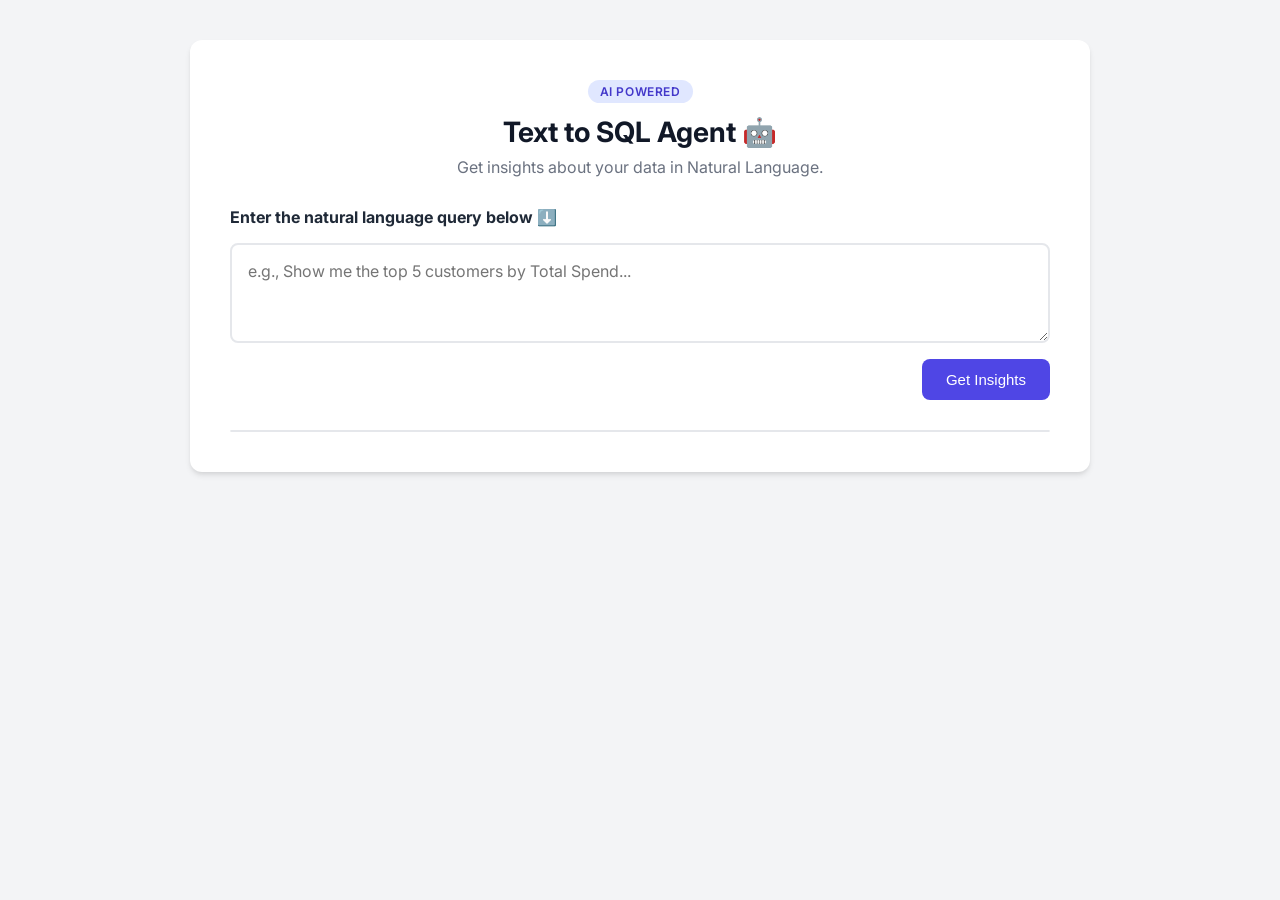
<file: app/frontend/index.html>
<!DOCTYPE html>
<html lang="en">

<head>
    <meta charset="UTF-8">
    <meta name="viewport" content="width=device-width, initial-scale=1.0">
    <title>Text to SQL Agent</title>
    <link rel="stylesheet" href="style.css">
    <link href="https://fonts.googleapis.com/css2?family=Inter:wght@400;500;600&display=swap" rel="stylesheet">
</head>

<body>

    <div class="main-container">
        <header>
            <div class="badge">AI Powered</div>
            <h1>Text to SQL Agent 🤖</h1>
            <p class="subtitle">Get insights about your data in Natural Language.</p>
        </header>

        <div class="input-section">
            <p><strong>Enter the natural language query below ⬇️</strong></p>
            <textarea id="queryInput" placeholder="e.g., Show me the top 5 customers by Total Spend..."></textarea>

            <div class="controls">
                <button id="runBtn" onclick="runQuery()">
                    <span>Get Insights</span>
                </button>
            </div>
        </div>

        <div id="error" class="error-message"></div>

        <div id="tableContainer" class="table-wrapper">
        </div>
    </div>

    <script>
        async function runQuery() {
            const query = document.getElementById("queryInput").value;
            const errorDiv = document.getElementById("error");
            const tableContainer = document.getElementById("tableContainer");
            const button = document.getElementById("runBtn");

            // Reset UI
            errorDiv.style.display = 'none';
            errorDiv.innerText = "";
            tableContainer.innerHTML = "";

            if (!query.trim()) {
                showError("Please enter a query first.");
                return;
            }

            // Loading State
            const originalText = button.innerHTML;
            button.innerHTML = "<span>Processing...</span>";
            button.classList.add("loading");
            button.disabled = true;

            try {
                const response = await fetch("http://127.0.0.1:8000/ai/query", {
                    method: "POST",
                    headers: { "Content-Type": "application/json" },
                    body: JSON.stringify({ query })
                });

                const data = await response.json();
                if (data.plan == "INVALID") {
                    showError("It seems like your query is not valid. Please provide a valid natural language query.");
                }
                else if (data.plan == "INCOMPLETE") {
                    showError("Please provide more information about the query.");
                }
                else if (data.plan == "UNSAFE") {
                    showError("It seems like you are trying to change the data. Please provide only READ queries.");
                }

                else if (data.error) {
                    showError("Please give more information about the query.");
                }

                else if (!data.result || data.result.length === 0) {
                    tableContainer.innerHTML = `<div class="empty-state">No results found for that query.<br>Please check is there any spelling mistake in the query.</div>`;
                } else {
                    renderTable(data.result);
                }

            } catch (err) {
                console.error(err);
                showError("Failed to connect to the AI API. Is the server running?");
            } finally {
                // Reset Button
                button.innerHTML = originalText;
                button.classList.remove("loading");
                button.disabled = false;
            }
        }

        function showError(msg) {
            const errorDiv = document.getElementById("error");
            errorDiv.innerText = msg;
            errorDiv.style.display = 'block';
        }

        function renderTable(data) {
            const table = document.createElement("table");
            const thead = document.createElement("thead");
            const tbody = document.createElement("tbody");

            // Create Headers
            const headers = Object.keys(data[0]);
            const headerRow = document.createElement("tr");
            headers.forEach(header => {
                const th = document.createElement("th");
                th.innerText = header.replace(/_/g, ' ').toUpperCase(); // Format headers nicely
                headerRow.appendChild(th);
            });
            thead.appendChild(headerRow);

            // Create Rows
            data.forEach(row => {
                const tr = document.createElement("tr");
                headers.forEach(header => {
                    const td = document.createElement("td");
                    td.innerText = row[header];
                    tr.appendChild(td);
                });
                tbody.appendChild(tr);
            });

            table.appendChild(thead);
            table.appendChild(tbody);

            // Append to container
            const container = document.getElementById("tableContainer");
            container.appendChild(table);
        }
    </script>

</body>

</html>
</file>
<file: app/frontend/style.css>
/* Reset & Base Styles */
* {
    box-sizing: border-box;
    margin: 0;
    padding: 0;
}

body {
    font-family: 'Inter', -apple-system, BlinkMacSystemFont, sans-serif;
    background-color: #f3f4f6;
    color: #1f2937;
    display: flex;
    justify-content: center;
    min-height: 100vh;
    padding: 40px 20px;
}

/* Main Card Container */
.main-container {
    background: #ffffff;
    width: 100%;
    max-width: 900px;
    border-radius: 12px;
    box-shadow: 0 4px 6px -1px rgba(0, 0, 0, 0.1), 0 2px 4px -1px rgba(0, 0, 0, 0.06);
    padding: 40px;
    height: fit-content;
}

/* Header Section */
header {
    text-align: center;
    margin-bottom: 30px;
}

.badge {
    display: inline-block;
    background-color: #e0e7ff;
    color: #4338ca;
    font-size: 12px;
    font-weight: 600;
    padding: 4px 12px;
    border-radius: 9999px;
    margin-bottom: 12px;
    text-transform: uppercase;
    letter-spacing: 0.05em;
}

h1 {
    font-size: 28px;
    font-weight: 700;
    color: #111827;
    margin-bottom: 8px;
}

.subtitle {
    color: #6b7280;
    font-size: 16px;
}

/* Input Section */
.input-section {
    display: flex;
    flex-direction: column;
    gap: 16px;
}

textarea {
    width: 100%;
    height: 100px;
    padding: 16px;
    font-size: 16px;
    font-family: inherit;
    border: 2px solid #e5e7eb;
    border-radius: 8px;
    resize: vertical;
    outline: none;
    transition: border-color 0.2s, box-shadow 0.2s;
}

textarea:focus {
    border-color: #4f46e5;
    box-shadow: 0 0 0 3px rgba(79, 70, 229, 0.1);
}

/* Button Styling */
.controls {
    display: flex;
    justify-content: flex-end;
}

button {
    background-color: #4f46e5;
    color: white;
    font-weight: 500;
    font-size: 15px;
    padding: 12px 24px;
    border: none;
    border-radius: 8px;
    cursor: pointer;
    transition: all 0.2s ease;
    display: inline-flex;
    align-items: center;
    justify-content: center;
}

button:hover {
    background-color: #4338ca;
    transform: translateY(-1px);
}

button:active {
    transform: translateY(0);
}

button.loading {
    background-color: #9ca3af;
    cursor: not-allowed;
    transform: none;
}

/* Messages */
.error-message {
    display: none;
    margin-top: 20px;
    padding: 12px;
    background-color: #fef2f2;
    border: 1px solid #fee2e2;
    color: #b91c1c;
    border-radius: 6px;
    font-size: 14px;
}

.empty-state {
    text-align: center;
    padding: 40px;
    color: #6b7280;
    background: #f9fafb;
    border-radius: 8px;
    margin-top: 20px;
}

/* Table Styling */
.table-wrapper {
    margin-top: 30px;
    overflow-x: auto;
    /* Handles wide tables on small screens */
    border-radius: 8px;
    border: 1px solid #e5e7eb;
}

table {
    width: 100%;
    border-collapse: collapse;
    background: white;
    font-size: 14px;
}

thead {
    background-color: #f9fafb;
}

th {
    padding: 12px 16px;
    text-align: left;
    font-size: 12px;
    font-weight: 600;
    color: #6b7280;
    text-transform: uppercase;
    letter-spacing: 0.05em;
    border-bottom: 1px solid #e5e7eb;
}

td {
    padding: 14px 16px;
    color: #374151;
    border-bottom: 1px solid #e5e7eb;
}

tr:last-child td {
    border-bottom: none;
}

tbody tr:hover {
    background-color: #f9fafb;
}
</file>
